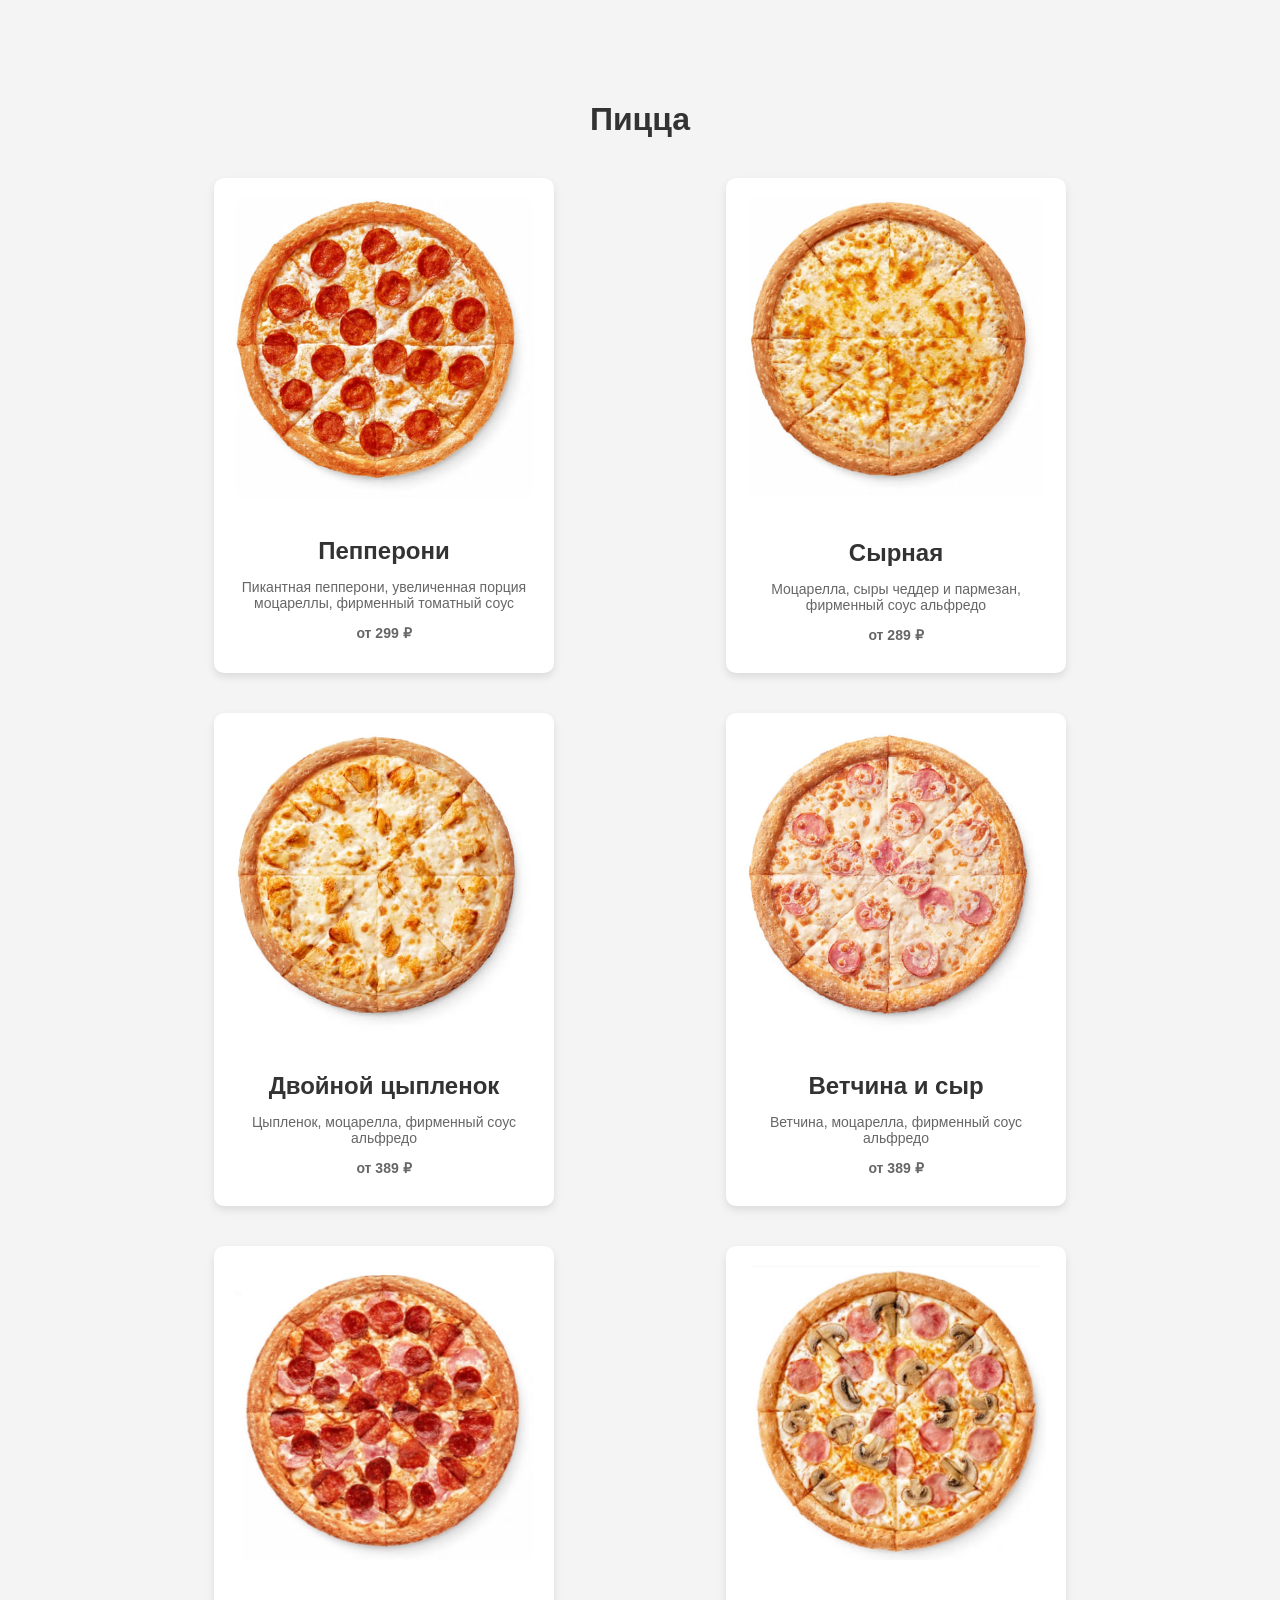
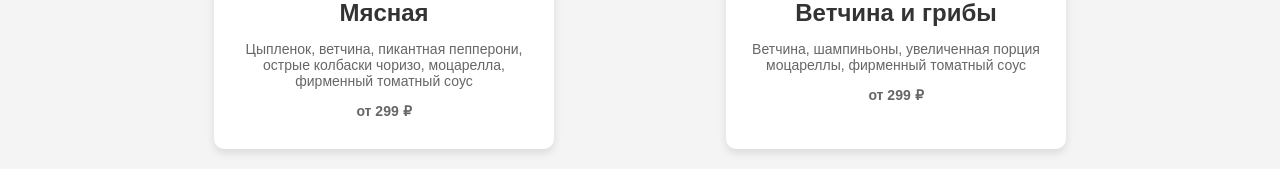
<file: index.html>
<!DOCTYPE html>
<html lang="ru">
<head>
    <meta charset="UTF-8">
    <meta name="viewport" content="width=device-width, initial-scale=1.0">
    <title>Пицца</title>
    <link rel="stylesheet" href="styles.css">
</head>
<body>
    <div class="container">
        <h1>Пицца</h1>
        <div class="pizza-list">
            <div class="pizza-card" onclick="location.href='pepperoni.html'">
                <img src="images/pepperoni.jpg" alt="Пепперони" class="pizza-image">
                <h2>Пепперони</h2>
                <p>Пикантная пепперони, увеличенная порция моцареллы, фирменный томатный соус</p>
                <p class="price">от 299 ₽</p>
            </div>
            <div class="pizza-card" onclick="location.href='cheese.html'">
                <img src="images/cheese.jpg" alt="Сырная" class="pizza-image">
                <h2>Сырная</h2>
                <p>Моцарелла, сыры чеддер и пармезан, фирменный соус альфредо</p>
                <p class="price">от 289 ₽</p>
            </div>
            <div class="pizza-card" onclick="location.href='chicken.html'">
                <img src="images/chicken.jpg" alt="Двойной цыпленок" class="pizza-image">
                <h2>Двойной цыпленок</h2>
                <p>Цыпленок, моцарелла, фирменный соус альфредо</p>
                <p class="price">от 389 ₽</p>
            </div>
            <div class="pizza-card" onclick="location.href='ham.html'">
                <img src="images/ham.jpg" alt="Ветчина и сыр" class="pizza-image">
                <h2>Ветчина и сыр</h2>
                <p>Ветчина, моцарелла, фирменный соус альфредо</p>
                <p class="price">от 389 ₽</p>
            </div>
            <div class="pizza-card" onclick="location.href='meat.html'">
                <img src="images/meat.jpg" alt="Мясная" class="pizza-image">
                <h2>Мясная</h2>
                <p>Цыпленок, ветчина, пикантная пепперони, острые колбаски чоризо, моцарелла, фирменный томатный соус</p>
                <p class="price">от 299 ₽</p>
            </div>
            <div class="pizza-card" onclick="location.href='mushrooms.html'">
                <img src="images/mushrooms.jpg" alt="Ветчина и грибы" class="pizza-image">
                <h2>Ветчина и грибы</h2>
                <p>Ветчина, шампиньоны, увеличенная порция моцареллы, фирменный томатный соус</p>
                <p class="price">от 299 ₽</p>
            </div>
        </div>
    </div>
</body>
</html>
</file>
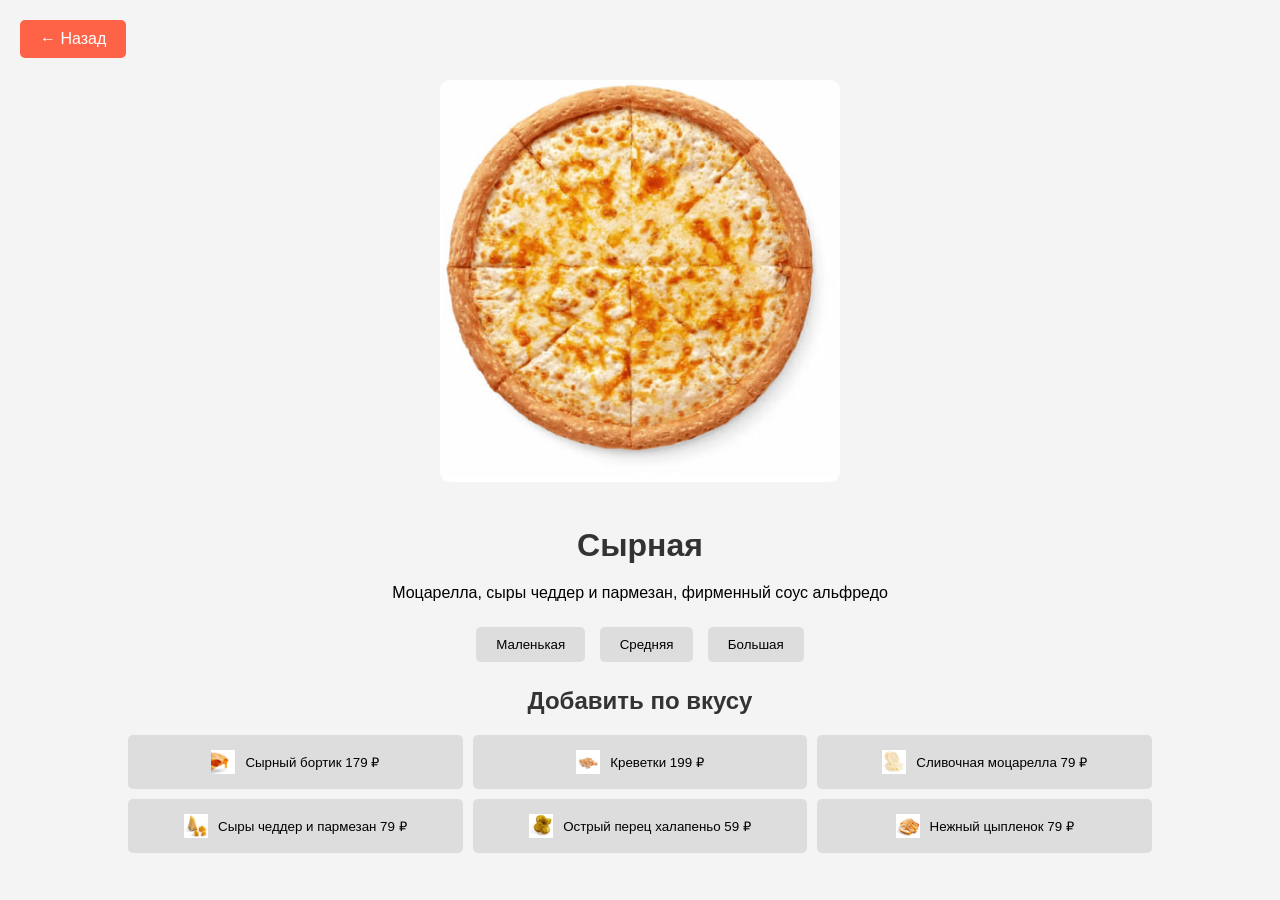
<file: cheese.html>
<!DOCTYPE html>
<html lang="ru">
<head>
    <meta charset="UTF-8">
    <meta name="viewport" content="width=device-width, initial-scale=1.0">
    <title>Сырная</title>
    <link rel="stylesheet" href="styles.css">
</head>
<body>
    <div class="container">
        <button onclick="location.href='index.html'" class="back-button">← Назад</button>
        <img src="images/cheese.jpg" alt="Сырная" class="pizza-detail-image">
        <h1>Сырная</h1>
        <p>Моцарелла, сыры чеддер и пармезан, фирменный соус альфредо</p>
        
        <div class="size-selection">
            <button class="size-button">Маленькая</button>
            <button class="size-button">Средняя</button>
            <button class="size-button">Большая</button>
        </div>

        <div class="extra-ingredients">
            <h2>Добавить по вкусу</h2>
            <div class="ingredient-list">
                <button class="ingredient-button">
                    <img src="images/extra_cheese.jpg" alt="Сырный бортик" class="ingredient-icon">
                    Сырный бортик 179 ₽
                </button>
                <button class="ingredient-button">
                    <img src="images/extra_shrimp.jpg" alt="Креветки" class="ingredient-icon">
                    Креветки 199 ₽
                </button>
                <button class="ingredient-button">
                    <img src="images/extra_mozzarella.jpg" alt="Сливочная моцарелла" class="ingredient-icon">
                    Сливочная моцарелла 79 ₽
                </button>
                <button class="ingredient-button">
                    <img src="images/extra_cheddar.jpg" alt="Сыры чеддер и пармезан" class="ingredient-icon">
                    Сыры чеддер и пармезан 79 ₽
                </button>
                <button class="ingredient-button">
                    <img src="images/extra_jalapeno.jpg" alt="Острый перец халапеньо" class="ingredient-icon">
                    Острый перец халапеньо 59 ₽
                </button>
                <button class="ingredient-button">
                    <img src="images/extra_chicken.jpg" alt="Нежный цыпленок" class="ingredient-icon">
                    Нежный цыпленок 79 ₽
                </button>
        </div>
    </div>
    <script src="script.js"></script>
</body>
</html>
</file>
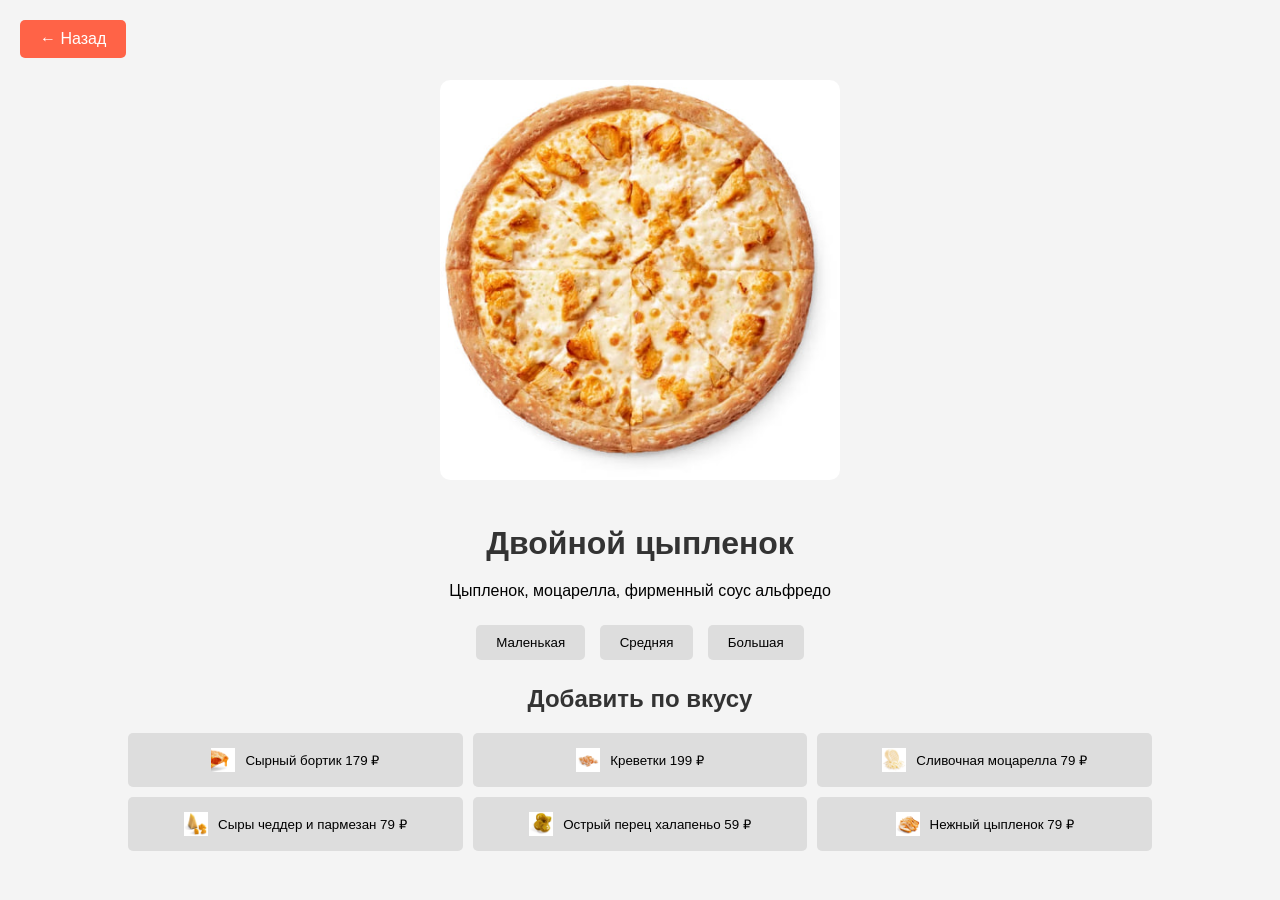
<file: chicken.html>
<!DOCTYPE html>
<html lang="ru">
<head>
    <meta charset="UTF-8">
    <meta name="viewport" content="width=device-width, initial-scale=1.0">
    <title>Двойной цыпленок</title>
    <link rel="stylesheet" href="styles.css">
</head>
<body>
    <div class="container">
        <button onclick="location.href='index.html'" class="back-button">← Назад</button>
        <img src="images/chicken.jpg" alt="Двойной цыпленок" class="pizza-detail-image">
        <h1>Двойной цыпленок</h1>
        <p>Цыпленок, моцарелла, фирменный соус альфредо</p>
        
        <div class="size-selection">
            <button class="size-button">Маленькая</button>
            <button class="size-button">Средняя</button>
            <button class="size-button">Большая</button>
        </div>

        <div class="extra-ingredients">
            <h2>Добавить по вкусу</h2>
            <div class="ingredient-list">
                <button class="ingredient-button">
                    <img src="images/extra_cheese.jpg" alt="Сырный бортик" class="ingredient-icon">
                    Сырный бортик 179 ₽
                </button>
                <button class="ingredient-button">
                    <img src="images/extra_shrimp.jpg" alt="Креветки" class="ingredient-icon">
                    Креветки 199 ₽
                </button>
                <button class="ingredient-button">
                    <img src="images/extra_mozzarella.jpg" alt="Сливочная моцарелла" class="ingredient-icon">
                    Сливочная моцарелла 79 ₽
                </button>
                <button class="ingredient-button">
                    <img src="images/extra_cheddar.jpg" alt="Сыры чеддер и пармезан" class="ingredient-icon">
                    Сыры чеддер и пармезан 79 ₽
                </button>
                <button class="ingredient-button">
                    <img src="images/extra_jalapeno.jpg" alt="Острый перец халапеньо" class="ingredient-icon">
                    Острый перец халапеньо 59 ₽
                </button>
                <button class="ingredient-button">
                    <img src="images/extra_chicken.jpg" alt="Нежный цыпленок" class="ingredient-icon">
                    Нежный цыпленок 79 ₽
                </button>
        </div>
    </div>
    <script src="script.js"></script>
</body>
</html>
</file>
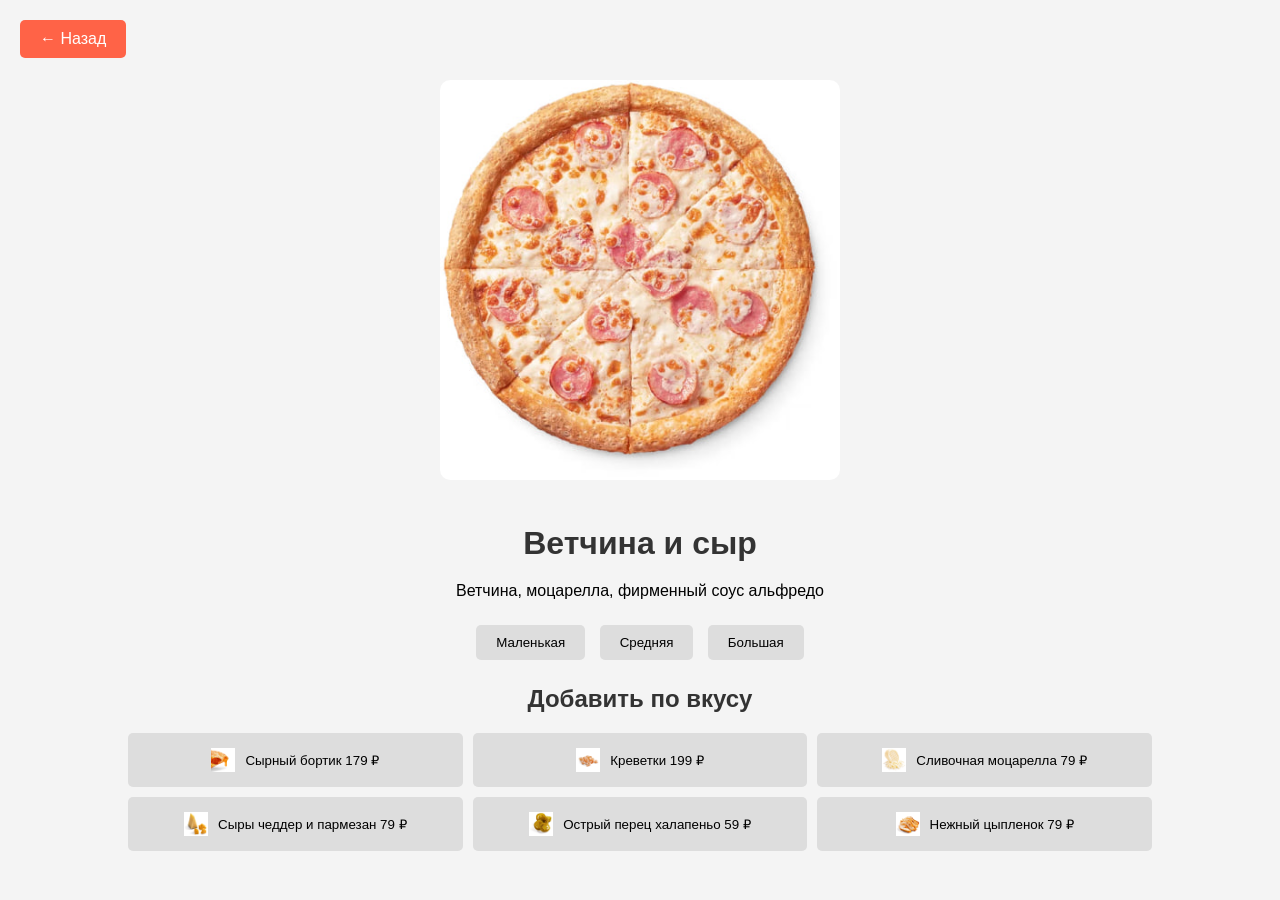
<file: ham.html>
<!DOCTYPE html>
<html lang="ru">
<head>
    <meta charset="UTF-8">
    <meta name="viewport" content="width=device-width, initial-scale=1.0">
    <title>Ветчина и сыр</title>
    <link rel="stylesheet" href="styles.css">
</head>
<body>
    <div class="container">
        <button onclick="location.href='index.html'" class="back-button">← Назад</button>
        <img src="images/ham.jpg" alt="Ветчина и сыр" class="pizza-detail-image">
        <h1>Ветчина и сыр</h1>
        <p>Ветчина, моцарелла, фирменный соус альфредо</p>
        
        <div class="size-selection">
            <button class="size-button">Маленькая</button>
            <button class="size-button">Средняя</button>
            <button class="size-button">Большая</button>
        </div>

        <div class="extra-ingredients">
            <h2>Добавить по вкусу</h2>
            <div class="ingredient-list">
                <button class="ingredient-button">
                    <img src="images/extra_cheese.jpg" alt="Сырный бортик" class="ingredient-icon">
                    Сырный бортик 179 ₽
                </button>
                <button class="ingredient-button">
                    <img src="images/extra_shrimp.jpg" alt="Креветки" class="ingredient-icon">
                    Креветки 199 ₽
                </button>
                <button class="ingredient-button">
                    <img src="images/extra_mozzarella.jpg" alt="Сливочная моцарелла" class="ingredient-icon">
                    Сливочная моцарелла 79 ₽
                </button>
                <button class="ingredient-button">
                    <img src="images/extra_cheddar.jpg" alt="Сыры чеддер и пармезан" class="ingredient-icon">
                    Сыры чеддер и пармезан 79 ₽
                </button>
                <button class="ingredient-button">
                    <img src="images/extra_jalapeno.jpg" alt="Острый перец халапеньо" class="ingredient-icon">
                    Острый перец халапеньо 59 ₽
                </button>
                <button class="ingredient-button">
                    <img src="images/extra_chicken.jpg" alt="Нежный цыпленок" class="ingredient-icon">
                    Нежный цыпленок 79 ₽
                </button>
        </div>
    </div>
    <script src="script.js"></script>
</body>
</html>
</file>
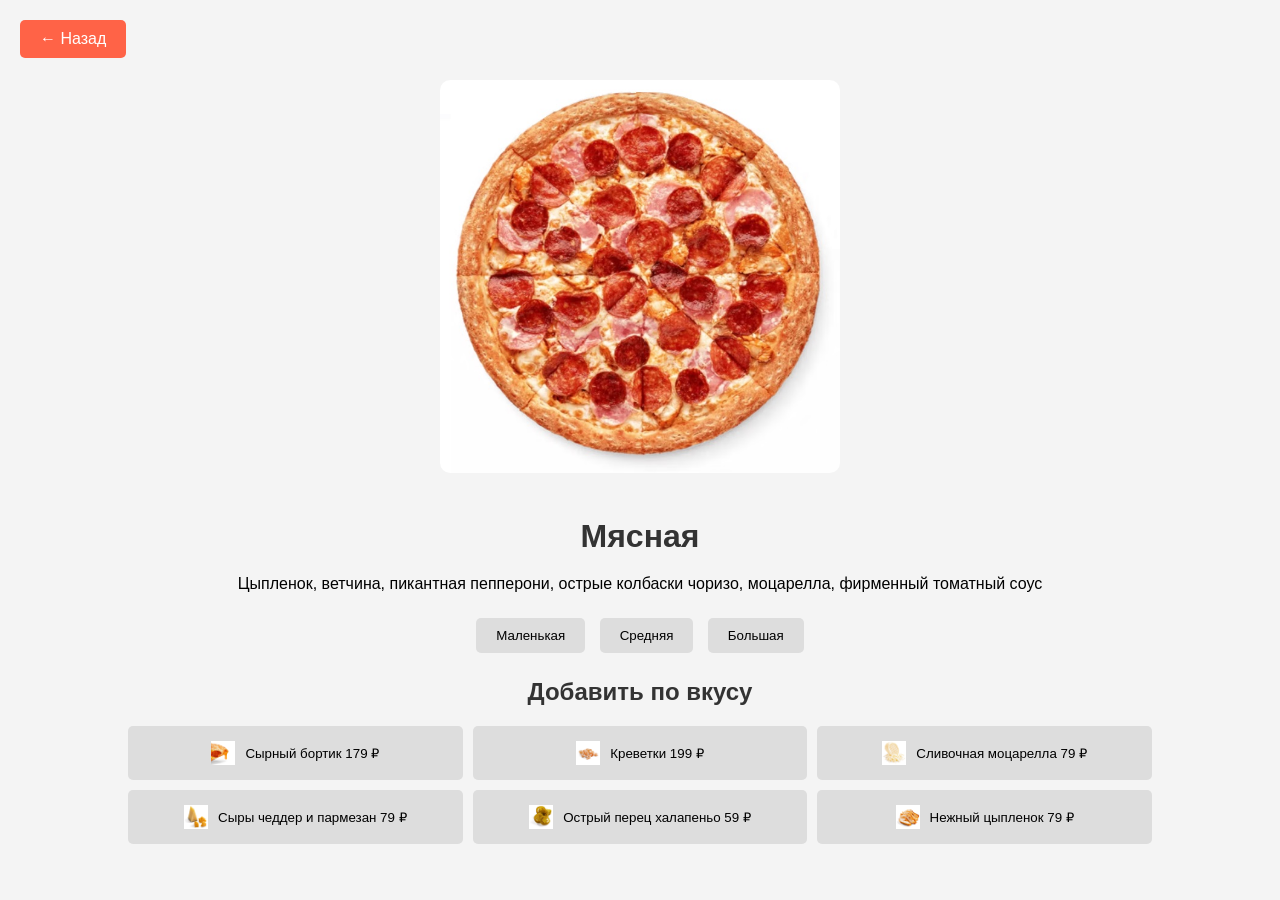
<file: meat.html>
<!DOCTYPE html>
<html lang="ru">
<head>
    <meta charset="UTF-8">
    <meta name="viewport" content="width=device-width, initial-scale=1.0">
    <title>Мясная</title>
    <link rel="stylesheet" href="styles.css">
</head>
<body>
    <div class="container">
        <button onclick="location.href='index.html'" class="back-button">← Назад</button>
        <img src="images/meat.jpg" alt="Мясная" class="pizza-detail-image">
        <h1>Мясная</h1>
        <p>Цыпленок, ветчина, пикантная пепперони, острые колбаски чоризо, моцарелла, фирменный томатный соус</p>
        
        <div class="size-selection">
            <button class="size-button">Маленькая</button>
            <button class="size-button">Средняя</button>
            <button class="size-button">Большая</button>
        </div>

        <div class="extra-ingredients">
            <h2>Добавить по вкусу</h2>
            <div class="ingredient-list">
                <button class="ingredient-button">
                    <img src="images/extra_cheese.jpg" alt="Сырный бортик" class="ingredient-icon">
                    Сырный бортик 179 ₽
                </button>
                <button class="ingredient-button">
                    <img src="images/extra_shrimp.jpg" alt="Креветки" class="ingredient-icon">
                    Креветки 199 ₽
                </button>
                <button class="ingredient-button">
                    <img src="images/extra_mozzarella.jpg" alt="Сливочная моцарелла" class="ingredient-icon">
                    Сливочная моцарелла 79 ₽
                </button>
                <button class="ingredient-button">
                    <img src="images/extra_cheddar.jpg" alt="Сыры чеддер и пармезан" class="ingredient-icon">
                    Сыры чеддер и пармезан 79 ₽
                </button>
                <button class="ingredient-button">
                    <img src="images/extra_jalapeno.jpg" alt="Острый перец халапеньо" class="ingredient-icon">
                    Острый перец халапеньо 59 ₽
                </button>
                <button class="ingredient-button">
                    <img src="images/extra_chicken.jpg" alt="Нежный цыпленок" class="ingredient-icon">
                    Нежный цыпленок 79 ₽
                </button>
        </div>
    </div>
    <script src="script.js"></script>
</body>
</html>
</file>
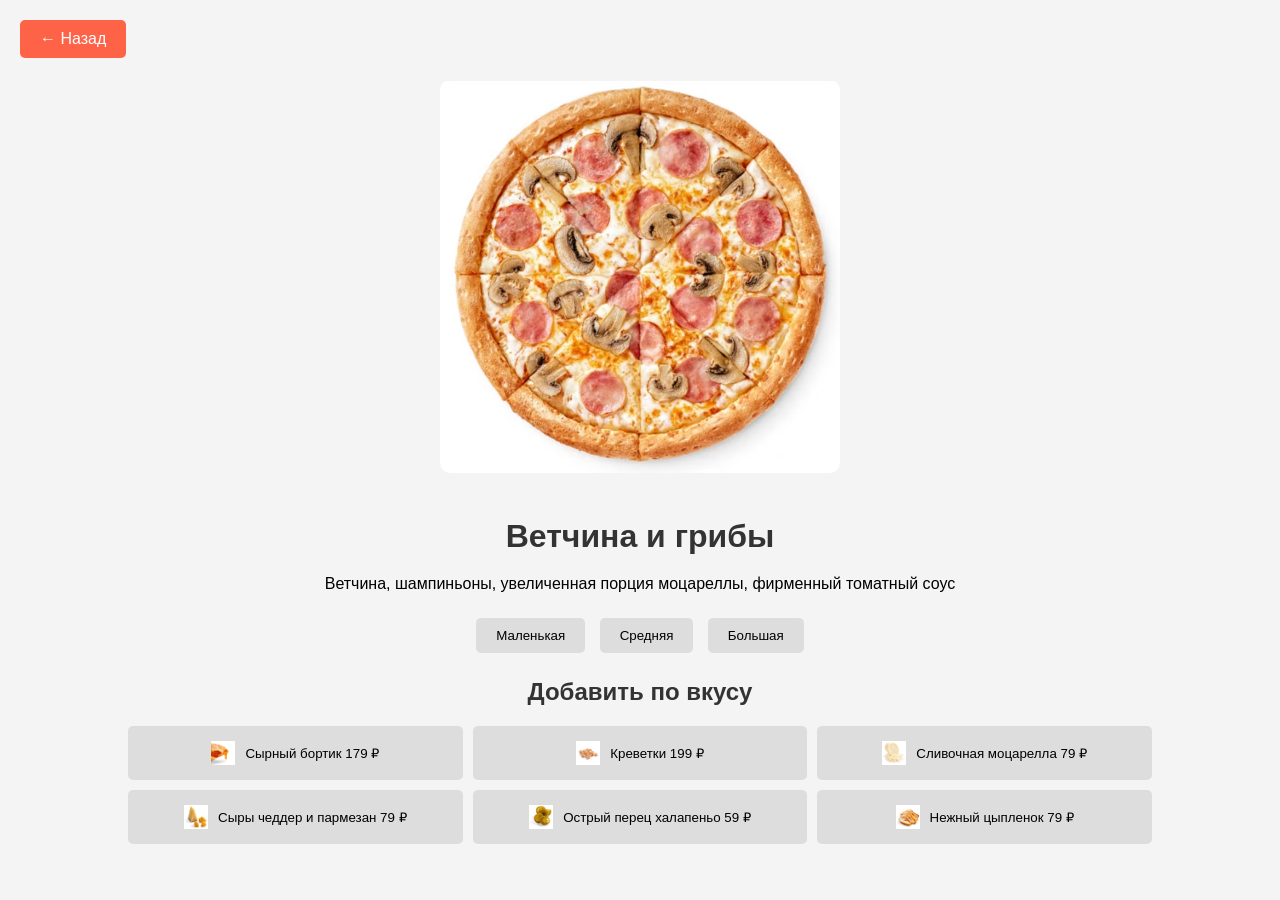
<file: mushrooms.html>
<!DOCTYPE html>
<html lang="ru">
<head>
    <meta charset="UTF-8">
    <meta name="viewport" content="width=device-width, initial-scale=1.0">
    <title>Ветчина и грибы</title>
    <link rel="stylesheet" href="styles.css">
</head>
<body>
    <div class="container">
        <button onclick="location.href='index.html'" class="back-button">← Назад</button>
        <img src="images/mushrooms.jpg" alt="Ветчина и грибы" class="pizza-detail-image">
        <h1>Ветчина и грибы</h1>
        <p>Ветчина, шампиньоны, увеличенная порция моцареллы, фирменный томатный соус</p>
        
        <div class="size-selection">
            <button class="size-button">Маленькая</button>
            <button class="size-button">Средняя</button>
            <button class="size-button">Большая</button>
        </div>

        <div class="extra-ingredients">
            <h2>Добавить по вкусу</h2>
            <div class="ingredient-list">
                <button class="ingredient-button">
                    <img src="images/extra_cheese.jpg" alt="Сырный бортик" class="ingredient-icon">
                    Сырный бортик 179 ₽
                </button>
                <button class="ingredient-button">
                    <img src="images/extra_shrimp.jpg" alt="Креветки" class="ingredient-icon">
                    Креветки 199 ₽
                </button>
                <button class="ingredient-button">
                    <img src="images/extra_mozzarella.jpg" alt="Сливочная моцарелла" class="ingredient-icon">
                    Сливочная моцарелла 79 ₽
                </button>
                <button class="ingredient-button">
                    <img src="images/extra_cheddar.jpg" alt="Сыры чеддер и пармезан" class="ingredient-icon">
                    Сыры чеддер и пармезан 79 ₽
                </button>
                <button class="ingredient-button">
                    <img src="images/extra_jalapeno.jpg" alt="Острый перец халапеньо" class="ingredient-icon">
                    Острый перец халапеньо 59 ₽
                </button>
                <button class="ingredient-button">
                    <img src="images/extra_chicken.jpg" alt="Нежный цыпленок" class="ingredient-icon">
                    Нежный цыпленок 79 ₽
                </button>
        </div>
    </div>
    <script src="script.js"></script>
</body>
</html>
</file>
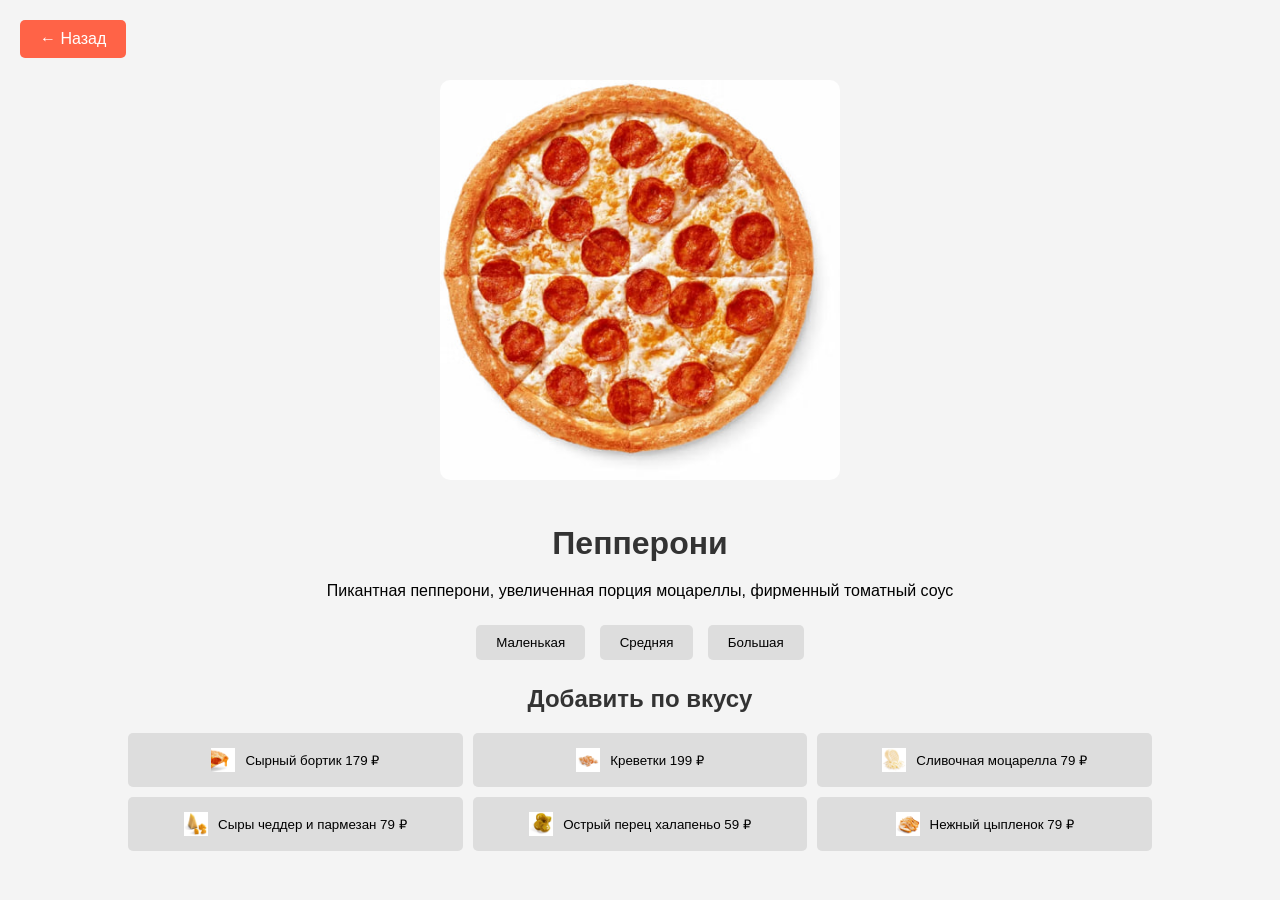
<file: pepperoni.html>
<!DOCTYPE html>
<html lang="ru">
<head>
    <meta charset="UTF-8">
    <meta name="viewport" content="width=device-width, initial-scale=1.0">
    <title>Пепперони</title>
    <link rel="stylesheet" href="styles.css">
</head>
<body>
    <div class="container">
        <button onclick="location.href='index.html'" class="back-button">← Назад</button>
        <img src="images/pepperoni.jpg" alt="Пепперони" class="pizza-detail-image">
        <h1>Пепперони</h1>
        <p>Пикантная пепперони, увеличенная порция моцареллы, фирменный томатный соус</p>
        
        <div class="size-selection">
            <button class="size-button">Маленькая</button>
            <button class="size-button">Средняя</button>
            <button class="size-button">Большая</button>
        </div>

        <div class="extra-ingredients">
            <h2>Добавить по вкусу</h2>
            <div class="ingredient-list">
                <button class="ingredient-button">
                    <img src="images/extra_cheese.jpg" alt="Сырный бортик" class="ingredient-icon">
                    Сырный бортик 179 ₽
                </button>
                <button class="ingredient-button">
                    <img src="images/extra_shrimp.jpg" alt="Креветки" class="ingredient-icon">
                    Креветки 199 ₽
                </button>
                <button class="ingredient-button">
                    <img src="images/extra_mozzarella.jpg" alt="Сливочная моцарелла" class="ingredient-icon">
                    Сливочная моцарелла 79 ₽
                </button>
                <button class="ingredient-button">
                    <img src="images/extra_cheddar.jpg" alt="Сыры чеддер и пармезан" class="ingredient-icon">
                    Сыры чеддер и пармезан 79 ₽
                </button>
                <button class="ingredient-button">
                    <img src="images/extra_jalapeno.jpg" alt="Острый перец халапеньо" class="ingredient-icon">
                    Острый перец халапеньо 59 ₽
                </button>
                <button class="ingredient-button">
                    <img src="images/extra_chicken.jpg" alt="Нежный цыпленок" class="ingredient-icon">
                    Нежный цыпленок 79 ₽
                </button>
        </div>
    </div>
    <script src="script.js"></script>
</body>
</html>
</file>
<file: styles.css>
body {
    font-family: Arial, sans-serif;
    background-color: #f4f4f4;
    margin: 0;
    padding: 0;
}

.container {
    width: 80%;
    margin: 0 auto;
    text-align: center;
    padding-top: 80px; 
}

h1 {
    color: #333;
    margin-bottom: 20px;
}

.pizza-list {
    display: flex;
    flex-wrap: wrap;
    justify-content: space-around;
}

.pizza-card {
    background-color: white;
    border-radius: 10px;
    box-shadow: 0 4px 8px rgba(0, 0, 0, 0.1);
    width: 300px;
    margin: 20px;
    padding: 20px;
    cursor: pointer;
    transition: transform 0.2s;
    text-align: center;
}

.pizza-image {
    width: 100%;
    height: auto;
    border-radius: 10px;
    margin-bottom: 15px;
}

.pizza-detail-image {
    width: 100%;
    max-width: 400px; 
    height: auto;
    border-radius: 10px; 
    margin-bottom: 20px; 
}

.pizza-card:hover {
    transform: scale(1.05);
}

.pizza-card h2 {
    color: #333;
    margin-bottom: 10px;
}

.pizza-card p {
    color: #666;
    font-size: 14px;
    margin-bottom: 10px;
}

.price {
    color: #ff6347;
    font-weight: bold;
    font-size: 18px;
}

.back-button {
    background-color: #ff6347;
    color: white;
    padding: 10px 20px;
    border: none;
    border-radius: 5px;
    cursor: pointer;
    font-size: 16px;
    position: fixed; 
    top: 20px; 
    left: 20px;
    z-index: 1000; 
}

.back-button:hover {
    background-color: #ff4500;
}

.size-selection {
    margin: 20px 0;
}

.size-button {
    background-color: #ddd;
    padding: 10px 20px;
    margin: 5px;
    border: none;
    border-radius: 5px;
    cursor: pointer;
}

.size-button.active {
    background-color: #ff6347;
    color: white;
}

.extra-ingredients {
    margin-top: 20px;
}

.extra-ingredients h2 {
    text-align: center; 
    margin-bottom: 20px; 
    font-size: 24px; 
    color: #333; 
}

.ingredient-list {
    display: flex;
    flex-wrap: wrap; 
    gap: 10px; 
}

.ingredient-button {
    background-color: #ddd;
    padding: 15px;
    border: none;
    border-radius: 5px;
    cursor: pointer;
    display: flex;
    align-items: center;
    justify-content: center;
    flex: 1 1 calc(33.333% - 20px); 
    box-sizing: border-box; 
    text-align: center; 
    gap: 10px; 
}

.ingredient-button.selected {
    border: 2px solid #ff6347;
}

.ingredient-icon {
    width: 24px;
    height: 24px;
}

.ingredient-button:hover {
    transform: scale(1.05);
    transition: transform 0.2s ease;
}
</file>
